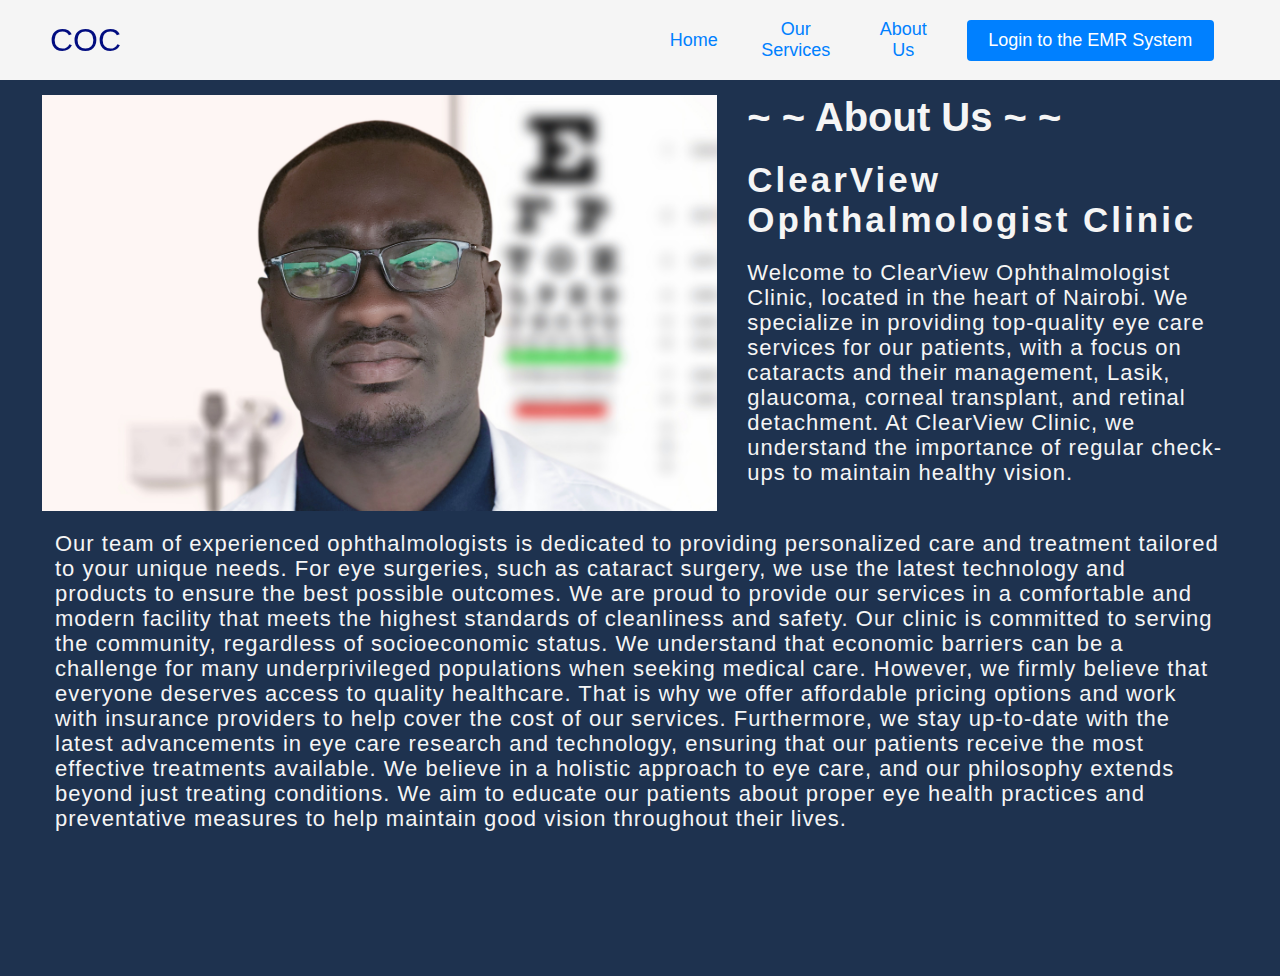
<file: aboutus.html>
<!DOCTYPE html>
<html lang="en">
<head>
  <meta charset="UTF-8">
  <meta http-equiv="X-UA-Compatible" content="IE=edge">
  <meta name="viewport" content="width=device-width, initial-scale=1.0">
  <link rel="stylesheet" href="style.css">
  <title>COC</title>
  <!--<link rel="stylesheet" href="style.css">-->
  <style>
    *{
      font-family: 'Silk Display Regular', sans-serif; 
      padding: 0;
      margin: 0;
      box-sizing: border-box;
  
    }
    .about{
      width: 100%;
      padding: 15px 27px;
      background-color: #1E324F;
    }
    .about img{
      height:100%;
      width: 55%;
    }
    .about-text{
      width: 40%;
      height: 100%;
    }
    .main{
      width: 100%;
      margin: 0 auto;
      display: flex;
      justify-content: space-around;

    }
    .about-text h1{
      color: whitesmoke;
      font-size: 40px;
      text-transform: capitalize;
      margin-bottom: 20px;
    }
    .about-text h5{
      width: 100%;
      color: whitesmoke;
      font-size: 35px;
      text-transform: capitalize;
      margin-bottom: 20px;
      letter-spacing: 3px;
    }
    .about-text p{
      color: whitesmoke;
      font-size: 22px;
      line-height: 25px;
      margin-bottom: 20px;
      letter-spacing: 1px;
    }
    .information{
      width: 100%;
      height: 100%;
      padding: 5px 55px 100px;
      background-color: #1E324F;
    }
    .info p{
      color: whitesmoke;
      font-size: 22px;
      line-height: 25px;
      margin-bottom: 45px;
      letter-spacing: 1px;
    }
  </style>
</head>
<body>
  <nav class="navbar">
    <div class="navbar__container">
      <a href="/" id="navbar__logo">COC</a>
      <div class="navbar__toggle" id="mobile-menu">
        <span class="bar"></span>
        <span class="bar"></span>
        <span class="bar"></span>
      </div>
      <ul class="navbar__menu">
        <li class="navbar__item">
          <a href="index.html" class="navbar__links">
            Home
          </a>
        </li>
        <li class="navbar__item">
          <a href="services.html" class="navbar__links">
            Our Services 
          </a>
        </li>
        <li class="navbar__item">
          <a href="aboutus.html" class="navbar__links">
            About Us 
          </a>
        </li>
        <li class="navbar__btn">
          <a href="secondindex.html" class="button">
            Login to the EMR System 
          </a>
        </li>
      </ul>
    </div>
  </nav>
<!--<h2>About Us</h2>
<img class="mySlides" src="dr-josiah-sarpong>-6En5Z5ZhNj8-unsplash.jpg"
style="width:100%;">
<p>Welcome to ClearView Ophthalmologist Clinic, located in the heart of Nairobi.We specialize in providing top-quality eye care services for our patients, with a focus on cataracts and their management, Lasik, glaucoma, corneal transplant, and retinal detachment.At ClearView Clinic, we understand the importance of regular check-ups to maintain healthy vision. Our team of experienced ophthalmologists is dedicated to providing personalized care and treatment tailored to your unique needs. 
For eye surgeries, such as cataract surgery, we use the latest technology and products to ensure the best possible outcomes. We are proud to provide our services in a comfortable and modern facility that meets the highest standards of cleanliness and safety.
Our clinic is committed to serving the community, regardless of socioeconomic status. We understand that economic barriers can be a challenge for many underprivileged populations when seeking medical care. However, we firmly believe that everyone deserves access to quality healthcare.
That is why we offer affordable pricing options and work with insurance providers to help cover the cost of our services. Furthermore, we stay up-to-date with the latest advancements in eye care research and technology, ensuring that our patients receive the most effective treatments available.
We believe in a holistic approach to eye care, and our philosophy extends beyond just treating conditions. We aim to educate our patients about proper eye health practices and preventative measures to help maintain good vision throughout their lives.</p>-->
<section class="about">
  <div class="main">
    <img src="dr-josiah-sarpong-6En5Z5ZhNj8-unsplash.jpg">
    <div class="about-text">
      <h1> ~ ~ About Us ~ ~</h1>
      <h5>ClearView Ophthalmologist Clinic</h5>
      <p>Welcome to ClearView Ophthalmologist Clinic, located in the heart of Nairobi. We specialize in providing top-quality eye care services for our patients, with a focus on cataracts and their management, Lasik, glaucoma, corneal transplant, and retinal detachment. At ClearView Clinic, we understand the importance of regular check-ups to maintain healthy vision. </p>
    </div>
</section>
<section class="information">
  <div class="info">
    <p>Our team of experienced ophthalmologists is dedicated to providing personalized care and treatment tailored to your unique needs. 
      For eye surgeries, such as cataract surgery, we use the latest technology and products to ensure the best possible outcomes. We are proud to provide our services in a comfortable and modern facility that meets the highest standards of cleanliness and safety.
      Our clinic is committed to serving the community, regardless of socioeconomic status. We understand that economic barriers can be a challenge for many underprivileged populations when seeking medical care. However, we firmly believe that everyone deserves access to quality healthcare.
      That is why we offer affordable pricing options and work with insurance providers to help cover the cost of our services. Furthermore, we stay up-to-date with the latest advancements in eye care research and technology, ensuring that our patients receive the most effective treatments available.
      We believe in a holistic approach to eye care, and our philosophy extends beyond just treating conditions. We aim to educate our patients about proper eye health practices and preventative measures to help maintain good vision throughout their lives.</p>
  </div>
</section>
</body>
</html>
</file>
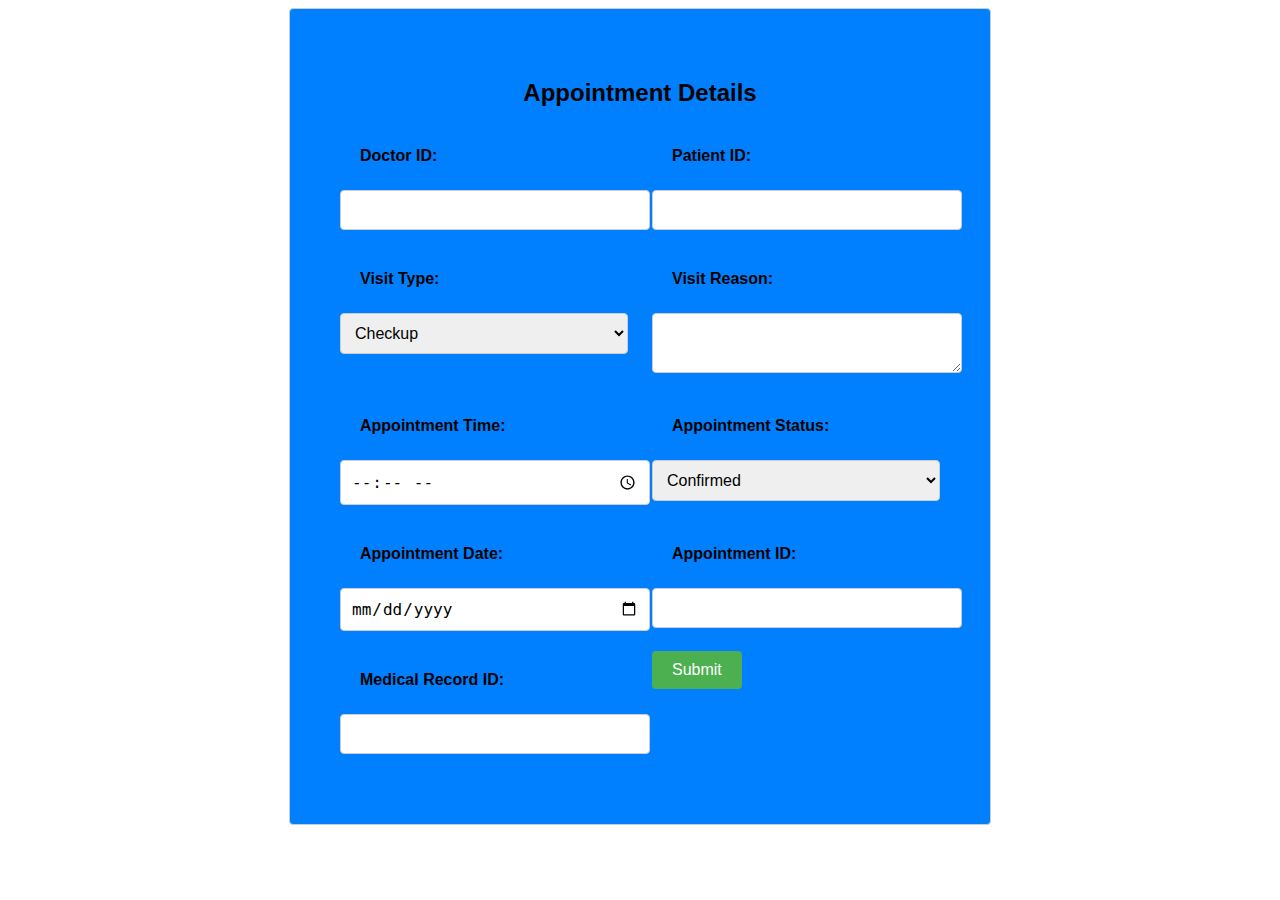
<file: appointmentmodule.html>
<!DOCTYPE html>
<html lang="en">
<head>
  <meta charset="UTF-8">
  <meta http-equiv="X-UA-Compatible" content="IE=edge">
  <meta name="viewport" content="width=device-width, initial-scale=1.0">
  <title>Appointment</title>
  <style>
    .appointment-module {
  max-width: 600px;
  margin: auto;
  padding: 50px;
  border: 1px solid #ccc;
  border-radius: 4px;
  background-color: #0080FF;
  font-family: Arial, sans-serif;
}

h2 {
  text-align: center;
  margin-bottom: 20px;
}

form {
  display: flex;
  flex-wrap: wrap;
  justify-content: space-between;
}

.form-group {
  width: 48%;
  margin-bottom: 20px;
}

label {
  display: block;
  margin-bottom: 5px;
  font-weight: bold;
  padding: 20px;
}

input[type="text"],
select,
textarea {
  width: 100%;
  padding: 10px;
  border-radius: 4px;
  border: 1px solid #ccc;
  font-size: 16px;
}

input[type="date"],
input[type="time"] {
  width: 100%;
  padding: 10px;
  border-radius: 4px;
  border: 1px solid #ccc;
  font-size: 16px;
}

button[type="submit"] {
  background-color: #4CAF50;
  color: white;
  padding: 10px 20px;
  border: none;
  border-radius: 4px;
  cursor: pointer;
  font-size: 16px;
}

button[type="submit"]:hover {
  background-color: #45a049;
}

@media (max-width: 768px) {
  .form-group {
    width: 100%;
  }
}

  </style>
</head>
<body>
  <div class="appointment-module">
  <h2>Appointment Details</h2>
  <form>
    <div class="form-group">
      <label for="doctor-id">Doctor ID:</label>
      <input type="text" id="doctor-id" name="doctor-id" required>
    </div>
    <div class="form-group">
      <label for="patient-id">Patient ID:</label>
      <input type="text" id="patient-id" name="patient-id" required>
    </div>
    <div class="form-group">
      <label for="visit-type">Visit Type:</label>
      <select id="visit-type" name="visit-type" required>
        <option value="checkup">Checkup</option>
        <option value="consultation">Consultation</option>
        <option value="treatment">Treatment</option>
      </select>
    </div>
    <div class="form-group">
      <label for="visit-reason">Visit Reason:</label>
      <textarea id="visit-reason" name="visit-reason" required></textarea>
    </div>
    <div class="form-group">
      <label for="appointment-time">Appointment Time:</label>
      <input type="time" id="appointment-time" name="appointment-time" required>
    </div>
    <div class="form-group">
      <label for="appointment-status">Appointment Status:</label>
      <select id="appointment-status" name="appointment-status" required>
        <option value="confirmed">Confirmed</option>
        <option value="pending">Pending</option>
        <option value="cancelled">Cancelled</option>
      </select>
    </div>
    <div class="form-group">
      <label for="appointment-date">Appointment Date:</label>
      <input type="date" id="appointment-date" name="appointment-date" required>
    </div>
    <div class="form-group">
      <label for="appointment-id">Appointment ID:</label>
      <input type="text" id="appointment-id" name="appointment-id" required>
    </div>
    <div class="form-group">
      <label for="medical-record">Medical Record ID:</label>
      <input type="text" id="medical-record" name="medical-record" required>
    </div>
    <div class="form-group">
      <button type="submit">Submit</button>
    </div>
  </form>
</div>

</body>
</file>
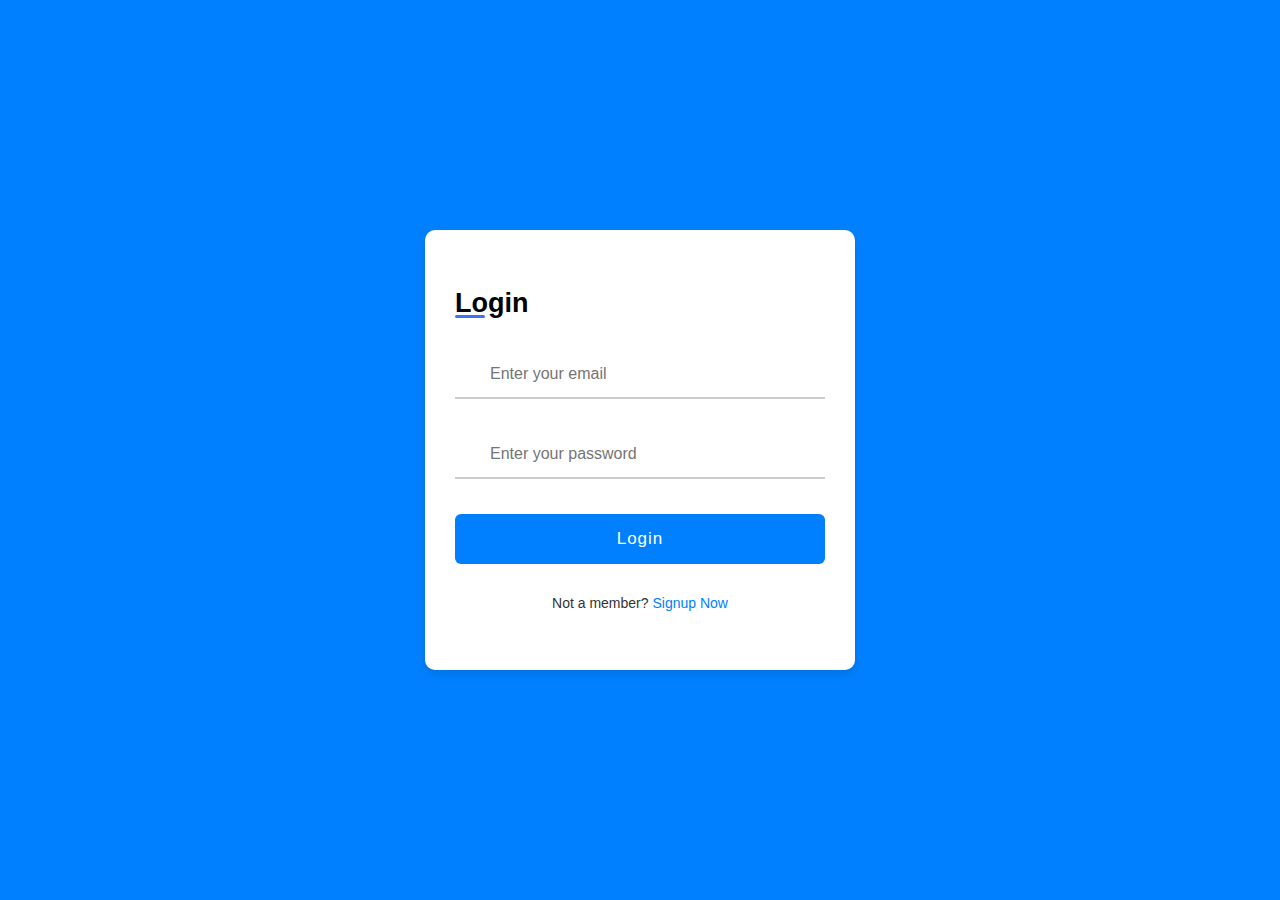
<file: doctorlogin.html>
<!DOCTYPE html>
<!-- === Coding by CodingLab | www.codinglabweb.com === -->
<html lang="en">
<head>
    <meta charset="UTF-8">
    <meta http-equiv="X-UA-Compatible" content="IE=edge">
    <meta name="viewport" content="width=device-width, initial-scale=1.0">
    
    <!-- ===== Iconscout CSS ===== -->
    <link rel="stylesheet" href="https://unicons.iconscout.com/release/v4.0.0/css/line.css">

         
    <!--<title>Login & Registration Form</title>-->
    <style>
      /* ===== Google Font Import - Poformsins ===== */
      @import url('https://fonts.googleapis.com/css2?family=Poppins:wght@300;400;500;600;700&display=swap');

      *{
          margin: 0;
          padding: 0;
          box-sizing: border-box;
          font-family: 'Silk Display regular', sans-serif;
      }

      body{
          height: 100vh;
          display: flex;
          align-items: center;
          justify-content: center;
          background-color: #0080FF;
      }

      .container{
          position: relative;
          max-width: 430px;
          width: 100%;
          background: #fff;
          border-radius: 10px;
          box-shadow: 0 5px 10px rgba(0, 0, 0, 0.1);
          overflow: hidden;
          margin: 0 20px;
      }

      .container .forms{
          display: flex;
          align-items: center;
          height: 440px;
          width: 200%;
          transition: height 0.2s ease;
      }


      .container .form{
          width: 50%;
          padding: 30px;
          background-color: #fff;
          transition: margin-left 0.18s ease;
      }

      .container.active .login{
          margin-left: -50%;
          opacity: 0;
          transition: margin-left 0.18s ease, opacity 0.15s ease;
      }

      .container .signup{
          opacity: 0;
          transition: opacity 0.09s ease;
      }
      .container.active .signup{
          opacity: 1;
          transition: opacity 0.2s ease;
      }

      .container.active .forms{
          height: 600px;
      }
      .container .form .title{
          position: relative;
          font-size: 27px;
          font-weight: 600;
      }

      .form .title::before{
          content: '';
          position: absolute;
          left: 0;
          bottom: 0;
          height: 3px;
          width: 30px;
          background-color: #4070f4;
          border-radius: 25px;
      }

      .form .input-field{
          position: relative;
          height: 50px;
          width: 100%;
          margin-top: 30px;
      }

      .input-field input{
          position: absolute;
          height: 100%;
          width: 100%;
          padding: 0 35px;
          border: none;
          outline: none;
          font-size: 16px;
          border-bottom: 2px solid #ccc;
          border-top: 2px solid transparent;
          transition: all 0.2s ease;
      }

      .input-field input:is(:focus, :valid){
          border-bottom-color: #4070f4;
      }

      .input-field i{
          position: absolute;
          top: 50%;
          transform: translateY(-50%);
          color: #999;
          font-size: 23px;
          transition: all 0.2s ease;
      }

      .input-field input:is(:focus, :valid) ~ i{
          color: #0080FF;
      }

      .input-field i.icon{
          left: 0;
      }
      .input-field i.showHidePw{
          right: 0;
          cursor: pointer;
          padding: 10px;
      }

      .form .checkbox-text{
          display: flex;
          align-items: center;
          justify-content: space-between;
          margin-top: 20px;
      }

      .checkbox-text .checkbox-content{
          display: flex;
          align-items: center;
      }

      .checkbox-content input{
          margin-right: 10px;
          accent-color: #0080FF;
      }

      .form .text{
          color: #333;
          font-size: 14px;
      }

      .form a.text{
          color: #0080FF;
          text-decoration: none;
      }
      .form a:hover{
          text-decoration: underline;
      }

      .form .button{
          margin-top: 35px;
      }

      .form .button input{
          border: none;
          color: #fff;
          font-size: 17px;
          font-weight: 500;
          letter-spacing: 1px;
          border-radius: 6px;
          background-color: #0080FF;
          cursor: pointer;
          transition: all 0.3s ease;
      }

      .button input:hover{
          background-color: #265df2;
      }

      .form .login-signup{
          margin-top: 30px;
          text-align: center;
      }

    </style>
</head>
<body>
    
    <div class="container">
        <div class="forms">
            <div class="form login">
                <span class="title">Login</span>

                <form action="login.php" method="POST">
                    <div class="input-field">
                        <input type="text" name="email" placeholder="Enter your email" required>
                        <i class="uil uil-envelope icon"></i>
                    </div>
                    <div class="input-field">
                        <input type="password" class="password" name="password" placeholder="Enter your password" required>
                        <i class="uil uil-lock icon"></i>
                        <i class="uil uil-eye-slash showHidePw"></i>
                    </div>

                    <!--<div class="checkbox-text">
                        <div class="checkbox-content">
                            <input type="checkbox" id="logCheck">
                            <label for="logCheck" class="text">Remember me</label>
                        </div>
                        
                        <a href="#" class="text">Forgot password?</a>
                    </div>-->

                    <div class="input-field button">
                        <input type="submit" name="login" value="Login">
                    </div>
                </form>

                <div class="login-signup">
                    <span class="text">Not a member?
                        <a href="#" class="text signup-link">Signup Now</a>
                    </span>
                </div>
            </div>

            <!-- Registration Form -->
            <div class="form signup">
                <span class="title">Sign Up</span>

                <form action="login.php" method="POST">
                    <div class="input-field">
                        <input type="text" name="doctorid" placeholder="Enter your doctor ID" required>
                        <i class="uil uil-user"></i>
                    </div>
                    <div class="input-field">
                        <input type="text" name="email" placeholder="Enter your email" required>
                        <i class="uil uil-envelope icon"></i>
                    </div>
                    <div class="input-field">
                        <input type="password" class="password" name="password" placeholder="Create a password" required>
                        <i class="uil uil-lock icon"></i>
                    </div>
                    <div class="input-field">
                        <input type="password" class="password" name="confirm_password" placeholder="Confirm a password" required>
                        <i class="uil uil-lock icon"></i>
                        <i class="uil uil-eye-slash showHidePw"></i>
                    </div>

                    <!--<div class="checkbox-text">
                        <div class="checkbox-content">
                            <input type="checkbox" id="termCon">
                            <label for="termCon" class="text">I accepted all terms and conditions</label>
                        </div>
                    </div>-->

                    <div class="input-field button">
                            <input type="submit" name="signup" value="Signup">
                    </div>
                </form>

                <div class="login-signup">
                    <span class="text">Already a member?
                        <a href="#" class="text login-link">Login Now</a>
                    </span>
                </div>
            </div>
        </div>
    </div>

    <script>
        const container = document.querySelector(".container"),
            pwShowHide = document.querySelectorAll(".showHidePw"),
            pwFields = document.querySelectorAll(".password"),
            signUp = document.querySelector(".signup-link"),
            login = document.querySelector(".login-link");

        //   js code to show/hide password and change icon
        pwShowHide.forEach(eyeIcon =>{
            eyeIcon.addEventListener("click", ()=>{
                pwFields.forEach(pwField =>{
                    if(pwField.type ==="password"){
                        pwField.type = "text";

                        pwShowHide.forEach(icon =>{
                            icon.classList.replace("uil-eye-slash", "uil-eye");
                        })
                    }else{
                        pwField.type = "password";

                        pwShowHide.forEach(icon =>{
                            icon.classList.replace("uil-eye", "uil-eye-slash");
                        })
                    }
                }) 
            })
        })

        // js code to appear signup and login form
        signUp.addEventListener("click", ( )=>{
            container.classList.add("active");
        });
        login.addEventListener("click", ( )=>{
            container.classList.remove("active");
        });
    </script>
    
</body>
</html>
</file>
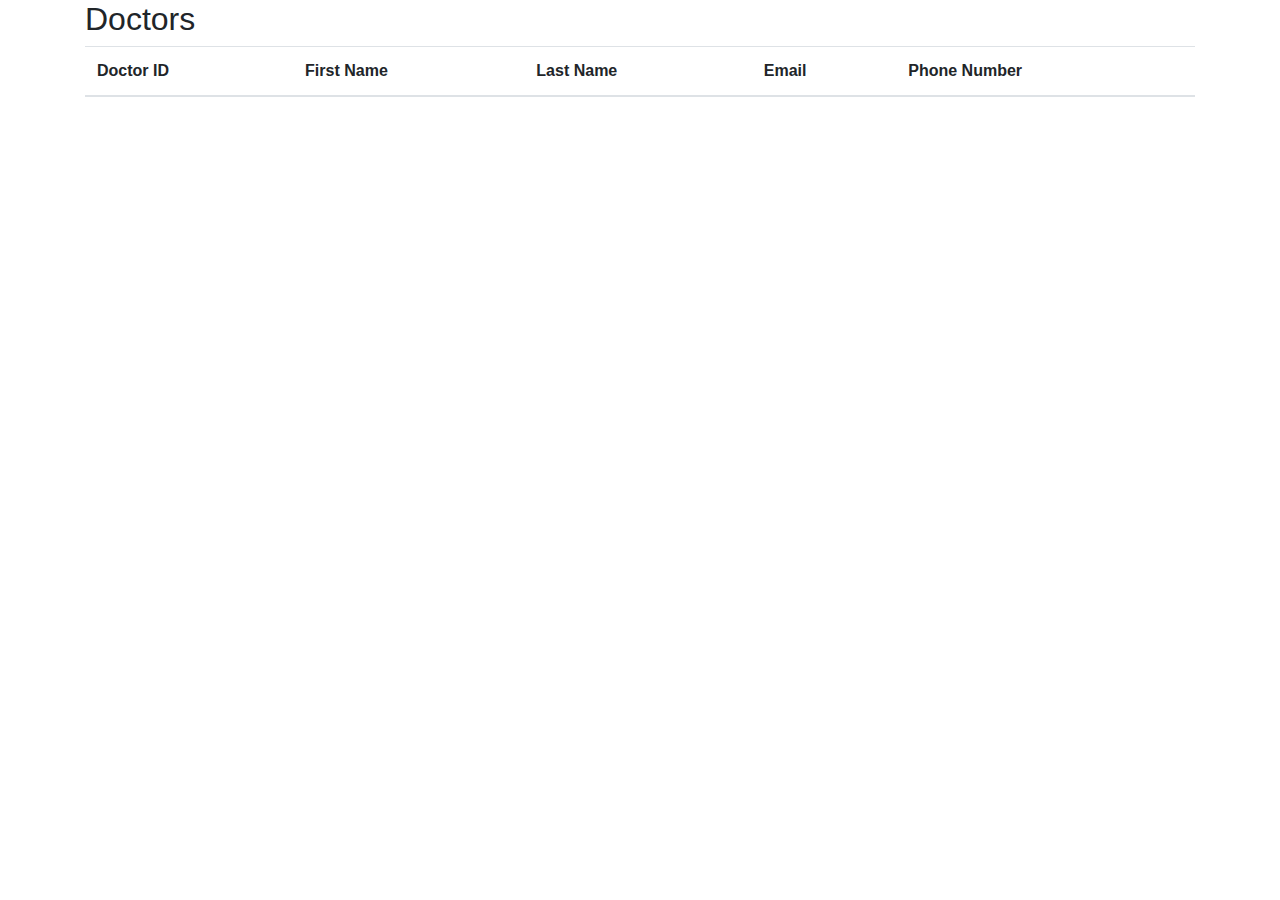
<file: doctortable.html>
<!DOCTYPE html>
<html>
<head>
    <title>Doctor Table</title>
    <link rel="stylesheet" href="https://maxcdn.bootstrapcdn.com/bootstrap/4.5.2/css/bootstrap.min.css">
    <style>
        /* Add custom CSS styles here */
    </style>
</head>
<body>
    <div class="container">
        <h2>Doctors</h2>
        <table class="table">
            <thead>
                <tr>
                    <th>Doctor ID</th>
                    <th>First Name</th>
                    <th>Last Name</th>
                    <th>Email</th>
                    <th>Phone Number</th>
                </tr>
            </thead>
            <tbody id="doctorTableBody">
                <!-- Data rows will be added dynamically using JavaScript -->
            </tbody>
        </table>
    </div>

    <script src="https://code.jquery.com/jquery-3.6.0.min.js"></script>
    <script>
        $(document).ready(function() {
            var doctors;

            // Fetch data from the server using PHP and MySQL
            $.ajax({
                url: 'fetchdoctors.php',
                type: 'GET',
                success: function(data) {
                    doctors = JSON.parse(data);

                    // Sort doctors based on DoctorID in ascending order
                    doctors.sort(function(a, b) {
                        return a.DoctorID - b.DoctorID;
                    });

                    // Generate HTML for each doctor row
                    var html = '';
                    doctors.forEach(function(doctor) {
                        html += '<tr>';
                        html += '<td>' + doctor.DoctorID + '</td>';
                        html += '<td>' + doctor.DocFirstName + '</td>';
                        html += '<td>' + doctor.DocLastName + '</td>';
                        html += '<td>' + doctor.DoctorEmail + '</td>';
                        html += '<td>' + doctor.DoctorPhoneNo + '</td>';
                        html += '</tr>';
                    });

                    // Append the HTML to the table body
                    $('#doctorTableBody').append(html);
                }
            });
        });
    </script>
</body>
</html>
</file>
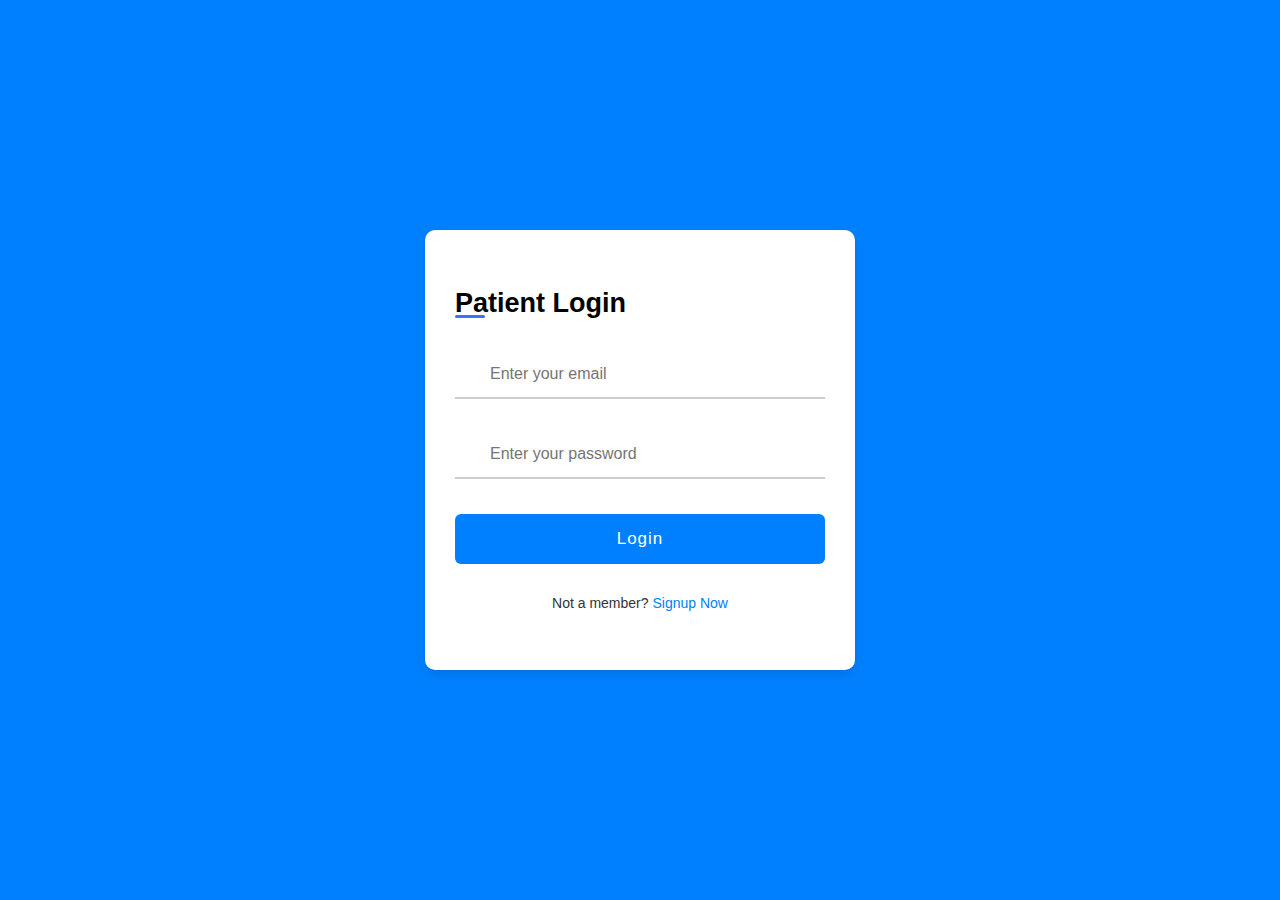
<file: patientlogin.html>
<!DOCTYPE html>
<!-- === Coding by CodingLab | www.codinglabweb.com === -->
<html lang="en">
<head>
    <meta charset="UTF-8">
    <meta http-equiv="X-UA-Compatible" content="IE=edge">
    <meta name="viewport" content="width=device-width, initial-scale=1.0">
    
    <!-- ===== Iconscout CSS ===== -->
    <link rel="stylesheet" href="https://unicons.iconscout.com/release/v4.0.0/css/line.css">

         
    <!--<title>Login & Registration Form</title>-->
    <style>
      /* ===== Google Font Import - Poformsins ===== */
      @import url('https://fonts.googleapis.com/css2?family=Poppins:wght@300;400;500;600;700&display=swap');

      *{
          margin: 0;
          padding: 0;
          box-sizing: border-box;
          font-family: 'Silk Display regular', sans-serif;
      }

      body{
          height: 100vh;
          display: flex;
          align-items: center;
          justify-content: center;
          background-color: #0080FF;
      }

      .container{
          position: relative;
          max-width: 430px;
          width: 100%;
          background: #fff;
          border-radius: 10px;
          box-shadow: 0 5px 10px rgba(0, 0, 0, 0.1);
          overflow: hidden;
          margin: 0 20px;
      }

      .container .forms{
          display: flex;
          align-items: center;
          height: 440px;
          width: 200%;
          transition: height 0.2s ease;
      }


      .container .form{
          width: 50%;
          padding: 30px;
          background-color: #fff;
          transition: margin-left 0.18s ease;
      }

      .container.active .login{
          margin-left: -50%;
          opacity: 0;
          transition: margin-left 0.18s ease, opacity 0.15s ease;
      }

      .container .signup{
          opacity: 0;
          transition: opacity 0.09s ease;
      }
      .container.active .signup{
          opacity: 1;
          transition: opacity 0.2s ease;
      }

      .container.active .forms{
          height: 600px;
      }
      .container .form .title{
          position: relative;
          font-size: 27px;
          font-weight: 600;
      }

      .form .title::before{
          content: '';
          position: absolute;
          left: 0;
          bottom: 0;
          height: 3px;
          width: 30px;
          background-color: #4070f4;
          border-radius: 25px;
      }

      .form .input-field{
          position: relative;
          height: 50px;
          width: 100%;
          margin-top: 30px;
      }

      .input-field input{
          position: absolute;
          height: 100%;
          width: 100%;
          padding: 0 35px;
          border: none;
          outline: none;
          font-size: 16px;
          border-bottom: 2px solid #ccc;
          border-top: 2px solid transparent;
          transition: all 0.2s ease;
      }

      .input-field input:is(:focus, :valid){
          border-bottom-color: #4070f4;
      }

      .input-field i{
          position: absolute;
          top: 50%;
          transform: translateY(-50%);
          color: #999;
          font-size: 23px;
          transition: all 0.2s ease;
      }

      .input-field input:is(:focus, :valid) ~ i{
          color: #0080FF;
      }

      .input-field i.icon{
          left: 0;
      }
      .input-field i.showHidePw{
          right: 0;
          cursor: pointer;
          padding: 10px;
      }

      .form .checkbox-text{
          display: flex;
          align-items: center;
          justify-content: space-between;
          margin-top: 20px;
      }

      .checkbox-text .checkbox-content{
          display: flex;
          align-items: center;
      }

      .checkbox-content input{
          margin-right: 10px;
          accent-color: #0080FF;
      }

      .form .text{
          color: #333;
          font-size: 14px;
      }

      .form a.text{
          color: #0080FF;
          text-decoration: none;
      }
      .form a:hover{
          text-decoration: underline;
      }

      .form .button{
          margin-top: 35px;
      }

      .form .button input{
          border: none;
          color: #fff;
          font-size: 17px;
          font-weight: 500;
          letter-spacing: 1px;
          border-radius: 6px;
          background-color: #0080FF;
          cursor: pointer;
          transition: all 0.3s ease;
      }

      .button input:hover{
          background-color: #265df2;
      }

      .form .login-signup{
          margin-top: 30px;
          text-align: center;
      }

    </style>
</head>
<body>
    
    <div class="container">
        <div class="forms">
            <div class="form login">
                <span class="title"> Patient Login</span>

                <form action="signup.php" method="POST">
                    <div class="input-field">
                        <input type="text" name="email" placeholder="Enter your email" required>
                        <i class="uil uil-envelope icon"></i>
                    </div>
                    <div class="input-field">
                        <input type="password" class="password" name="password" placeholder="Enter your password" required>
                        <i class="uil uil-lock icon"></i>
                        <i class="uil uil-eye-slash showHidePw"></i>
                    </div>

                    <!--<div class="checkbox-text">
                       <div class="checkbox-content">
                            <input type="checkbox" id="logCheck">
                            <label for="logCheck" class="text">Remember me</label>
                        </div>
                        
                        <a href="#" class="text">Forgot password?</a>
                    </div>-->

                    <div class="input-field button">
                        <input type="submit" name="login" value="Login">
                    </div>
                </form>

                <div class="login-signup">
                    <span class="text">Not a member?
                        <a href="#" class="text signup-link">Signup Now</a>
                    </span>
                </div>
            </div>

            <!-- Registration Form -->
            <div class="form signup">
                <span class="title">Patient Sign Up</span>

                <form action="signup.php" method="POST">
                    <div class="input-field">
                        <input type="text" name="name" placeholder="Enter your name" required>
                        <i class="uil uil-user"></i>
                    </div>
                    <div class="input-field">
                        <input type="text" name="email" placeholder="Enter your email" required>
                        <i class="uil uil-envelope icon"></i>
                    </div>
                    <div class="input-field">
                        <input type="password" class="password" name="password" placeholder="Create a password" required>
                        <i class="uil uil-lock icon"></i>
                    </div>
                    <div class="input-field">
                        <input type="password" class="password" name="confirm_password" placeholder="Confirm a password" required>
                        <i class="uil uil-lock icon"></i>
                        <i class="uil uil-eye-slash showHidePw"></i>
                    </div>

                    <!--<div class="checkbox-text">
                        <div class="checkbox-content">
                            <input type="checkbox" id="termCon">
                            <label for="termCon" class="text">I accepted all terms and conditions</label>
                        </div>
                    </div>-->

                    <div class="input-field button">
                            <input type="submit" name="signup" value="Signup">
                    </div>
                </form>

                <div class="login-signup">
                    <span class="text">Already a member?
                        <a href="#" class="text login-link">Login Now</a>
                    </span>
                </div>
            </div>
        </div>
    </div>

    <script>
        const container = document.querySelector(".container"),
            pwShowHide = document.querySelectorAll(".showHidePw"),
            pwFields = document.querySelectorAll(".password"),
            signUp = document.querySelector(".signup-link"),
            login = document.querySelector(".login-link");

        //   js code to show/hide password and change icon
        pwShowHide.forEach(eyeIcon =>{
            eyeIcon.addEventListener("click", ()=>{
                pwFields.forEach(pwField =>{
                    if(pwField.type ==="password"){
                        pwField.type = "text";

                        pwShowHide.forEach(icon =>{
                            icon.classList.replace("uil-eye-slash", "uil-eye");
                        })
                    }else{
                        pwField.type = "password";

                        pwShowHide.forEach(icon =>{
                            icon.classList.replace("uil-eye", "uil-eye-slash");
                        })
                    }
                }) 
            })
        })

        // js code to appear signup and login form
        signUp.addEventListener("click", ( )=>{
            container.classList.add("active");
        });
        login.addEventListener("click", ( )=>{
            container.classList.remove("active");
        });
    </script>
    
</body>
</html>
</file>
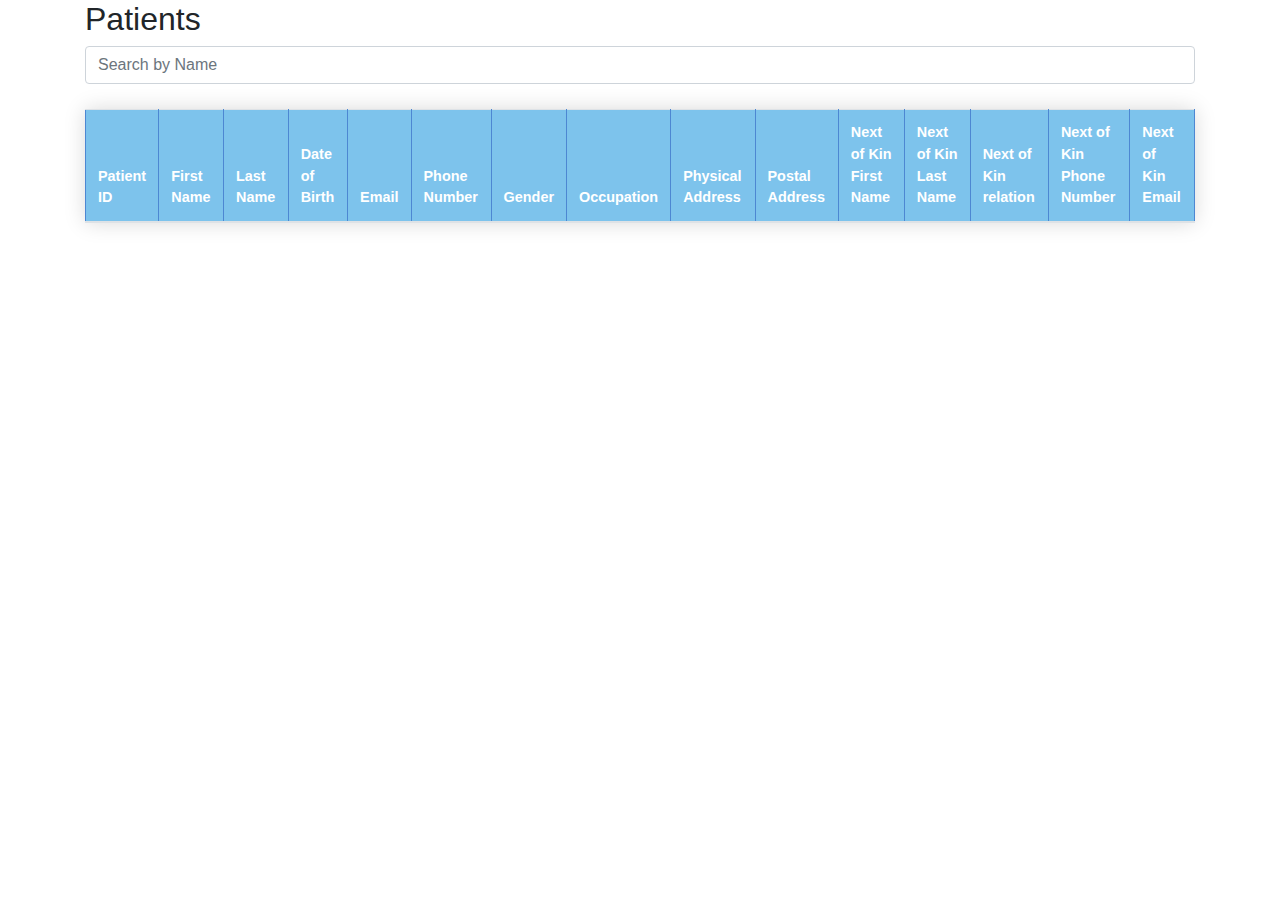
<file: patienttable.html>
<!DOCTYPE html>
<html>
<head>
    <title>Patient Table</title>
    <link rel="stylesheet" href="https://maxcdn.bootstrapcdn.com/bootstrap/4.5.2/css/bootstrap.min.css">
    <style>
      /* Add custom CSS styles here */
      *{
          padding: 0;
          margin: 0;
          box-sizing: border-box;
      }

      table, th, td {
        border:1px solid rgb(77, 135, 210);
        padding-top: 12px;
        border-collapse: collapse;
      }

      th {
        padding-top: 12px;
        padding-bottom: 12px;
        text-align: left;
        background-color: #7dc3ec;
        color: white;
      }

      tr {
        color: #000;
        text-align: left;
      }

      tr.active-row {
        font-weight: bold;
        color: #054d3e;
      }

      table {
        border-collapse: collapse;
        margin: 25px 0;
        font-size: 0.9em;
        font-family: sans-serif;
        min-width: 500px;
        box-shadow: 0 0 20px rgba(0, 0, 0, 0.15);
      }

      tr:nth-child(even) {
        background-color: #edea928c;
      }

      tr:hover {
        background-color: #ddd;
      }
  </style> 
</head>
<body>
    <div class="container">
        <h2>Patients</h2>
        <div class="form-group">
            <input type="text" class="form-control" id="searchInput" placeholder="Search by Name">
        </div>
        <table class="table">
            <thead>
                <tr>
                    <th>Patient ID</th>
                    <th>First Name</th>
                    <th>Last Name</th>
                    <th>Date of Birth</th>
                    <th>Email</th>
                    <th>Phone Number</th>
                    <th>Gender</th>
                    <th>Occupation</th>
                    <th>Physical Address</th>
                    <th>Postal Address</th>
                    <th>Next of Kin First Name</th>
                    <th>Next of Kin Last Name</th>
                    <th>Next of Kin relation</th>
                    <th>Next of Kin Phone Number</th>
                    <th>Next of Kin Email</th>                  
                </tr>
            </thead>
            <tbody id="patientTableBody">
                <!-- Data rows will be added dynamically using JavaScript -->
            </tbody>
        </table>
    </div>

    <script src="https://code.jquery.com/jquery-3.6.0.min.js"></script>
    <script>
        $(document).ready(function() {
            var patients;
            
            // Fetch data from the server using PHP and MySQL
            $.ajax({
                url: 'fetchpatient.php',
                type: 'GET',
                success: function(data) {
                    patients = JSON.parse(data);

                    // Sort patients based on PatientFirstName in ascending order
                    patients.sort(function(a, b) {
                        //return b.PatientID.localeCompare(a.PatientID);
                        return a.PatientID - b.PatientID;
                    });

                    // Generate HTML for each patient row
                    var html = '';
                    patients.forEach(function(patient) {
                        html += '<tr>';
                        html += '<td>' + patient.PatientID + '</td>';
                        html += '<td>' + patient.PatientFirstName + '</td>';
                        html += '<td>' + patient.PatientLastName + '</td>';
                        html += '<td>' + patient.PatientDOB + '</td>';
                        html += '<td>' + patient.PatientEmail + '</td>';
                        html += '<td>' + patient.PatientPhoneNo + '</td>';
                        html += '<td>' + patient.Gender + '</td>';
                        html += '<td>' + patient.Occupation + '</td>';
                        html += '<td>' + patient.PhysicalAddress + '</td>';
                        html += '<td>' + patient.PostalAddress + '</td>';
                        html += '<td>' + patient.NKFirstName + '</td>';
                        html += '<td>' + patient.NKLastName + '</td>';
                        html += '<td>' + patient.NKrelation + '</td>';
                        html += '<td>' + patient.NKPhoneNo + '</td>';
                        html += '<td>' + patient.NKEmail + '</td>';
                        html += '</tr>';
                    });

                    // Append the HTML to the table body
                    $('#patientTableBody').append(html);
                }
            });

            // Function to filter the table based on search input
            $('#searchInput').keyup(function() {
                var searchText = $(this).val().toLowerCase();

                $('tbody tr').each(function() {
                    var rowText = $(this).text().toLowerCase();
                    $(this).toggle(rowText.indexOf(searchText) > -1);
                });
            });
        });
    </script>
</body>
</html>
</file>
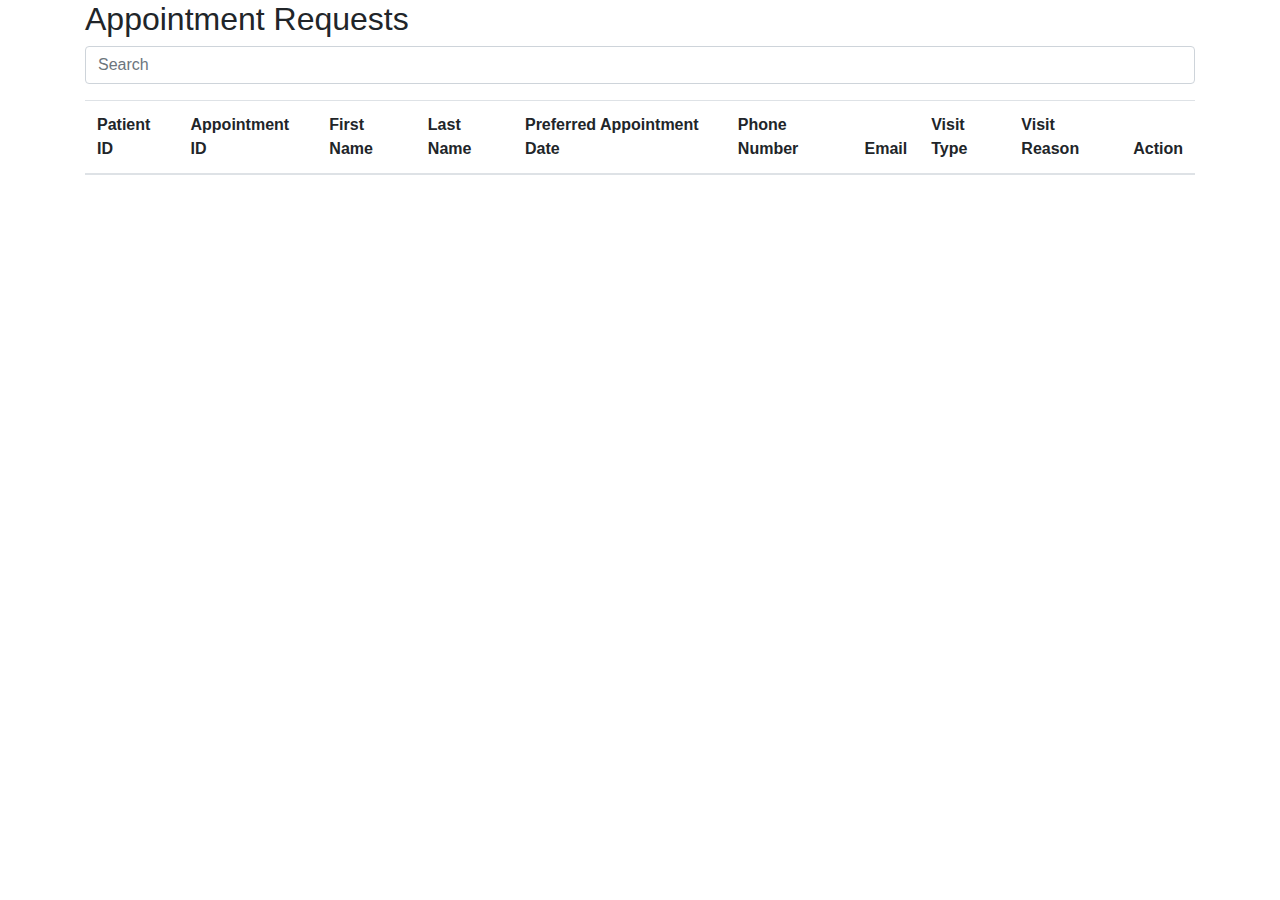
<file: requestappttable.html>
<!DOCTYPE html>
<html>
<head>
    <title>Appointment Requests</title>
    <link rel="stylesheet" href="https://maxcdn.bootstrapcdn.com/bootstrap/4.5.2/css/bootstrap.min.css">
    <style>
        /* Add custom CSS styles here */
    </style>
</head>
<body>
    <div class="container">
        <h2>Appointment Requests</h2>
        <div class="form-group">
            <input type="text" class="form-control" id="searchInput" placeholder="Search">
        </div>
        <table class="table">
            <thead>
                <tr>
                    <th>Patient ID</th>
                    <th>Appointment ID</th>
                    <th>First Name</th>
                    <th>Last Name</th>
                    <th>Preferred Appointment Date</th>
                    <th>Phone Number</th>
                    <th>Email</th>
                    <th>Visit Type</th>
                    <th>Visit Reason</th>
                    <th>Action</th>
                </tr>
            </thead>
            <tbody id="appointmentTableBody">
                <!-- Data rows will be added dynamically using JavaScript -->
            </tbody>
        </table>
    </div>

    <script src="https://code.jquery.com/jquery-3.6.0.min.js"></script>
    <script>
        $(document).ready(function() {
          var appointments;
            // Fetch data from the server using PHP and MySQL
            $.ajax({
                url: 'fetch_data.php',
                type: 'GET',
                success: function(data) {
                    appointments = JSON.parse(data);

                    // Sort appointments in descending order of PreferredApptDate
                    appointments.sort(function(a, b) {
                        return new Date(a.PreferredApptDate) - new Date(b.PreferredApptDate);
                    });

                    // Generate HTML for each appointment row
                    var html = '';
                    appointments.forEach(function(appointment) {
                        html += '<tr>';
                        html += '<td>' + appointment.PatientID + '</td>';
                        html += '<td>' + appointment.ApptID + '</td>';
                        html += '<td>' + appointment.PatientFirstName + '</td>';
                        html += '<td>' + appointment.PatientLastName + '</td>';
                        html += '<td>' + appointment.PreferredApptDate + '</td>';
                        html += '<td>' + appointment.PatientPhoneNo + '</td>';
                        html += '<td>' + appointment.PatientEmail + '</td>';
                        html += '<td>' + appointment.Visit_type + '</td>';
                        html += '<td>' + appointment.Visit_reason + '</td>';
                        html += '<td><form method="post" action="confirm_appointment.php"><input type="hidden" name="patient_id" value="' + appointment.PatientID + '"><button type="submit" class="btn btn-primary">Submit</button></form></td>';
                        html += '</tr>';
                    });

                    // Append the HTML to the table body
                    $('#appointmentTableBody').append(html);

                    // Attach click event listener to the Confirm button
                    /*$('.confirmBtn').click(function() {
                        var patientID = $(this).data('id');
                        confirmAppointment(patientID);
                    });*/
                    /*$('.confirmBtn').click(function() {
                    var patientID = $(this).data('id');
                    confirmAppointment(patientID, appointments); // Pass appointments as a parameter
                    });*/
                }
            });

            // Function to confirm the appointment
            /*function confirmAppointment(patientID, appointments) {
                // Fetch the appointment data for the specific patient using patientFirstName
                var appointmentData = getAppointmendData(patientID);

                // Remove the PreferredApptDate from the appointmentData
                delete appointmentData.PreferredApptDate;

                // Send the data to the confirm_appointment.php file using AJAX
                $.ajax({
                    url: 'confirm_appointment.php',
                    type: 'POST',
                    data: appointmentData,
                    success: function(response) {
                        console.log(response); // Handle the response as needed
                    }
                });
            }*/

            // Function to fetch the appointment data for a specific patient using patientID
            function getAppointmendData(patientID) {
                // Iterate through the appointments array and find the matching patient
                var appointmentData;
                appointments.forEach(function(appointment) {
                    if (appointment.PatientID === patientID) {
                        appointmentData = appointment;
                    }
                });

                return appointmentData;
            }
            function getAppointmendData(patientID, appointments) {
            var appointmentData;
            appointments.forEach(function(appointment) {
                if (appointment.PatientID === patientID) {
                    appointmentData = appointment;
                }
            });

            return appointmentData; // Return the data
            }

            // Function to filter the table based on search input
            $('#searchInput').keyup(function() {
                var searchText = $(this).val().toLowerCase();

                $('tbody tr').each(function() {
                    var rowText = $(this).text().toLowerCase();
                    $(this).toggle(rowText.indexOf(searchText) > -1);
                });
            });
        });
    </script>
</body>
</html>
</file>
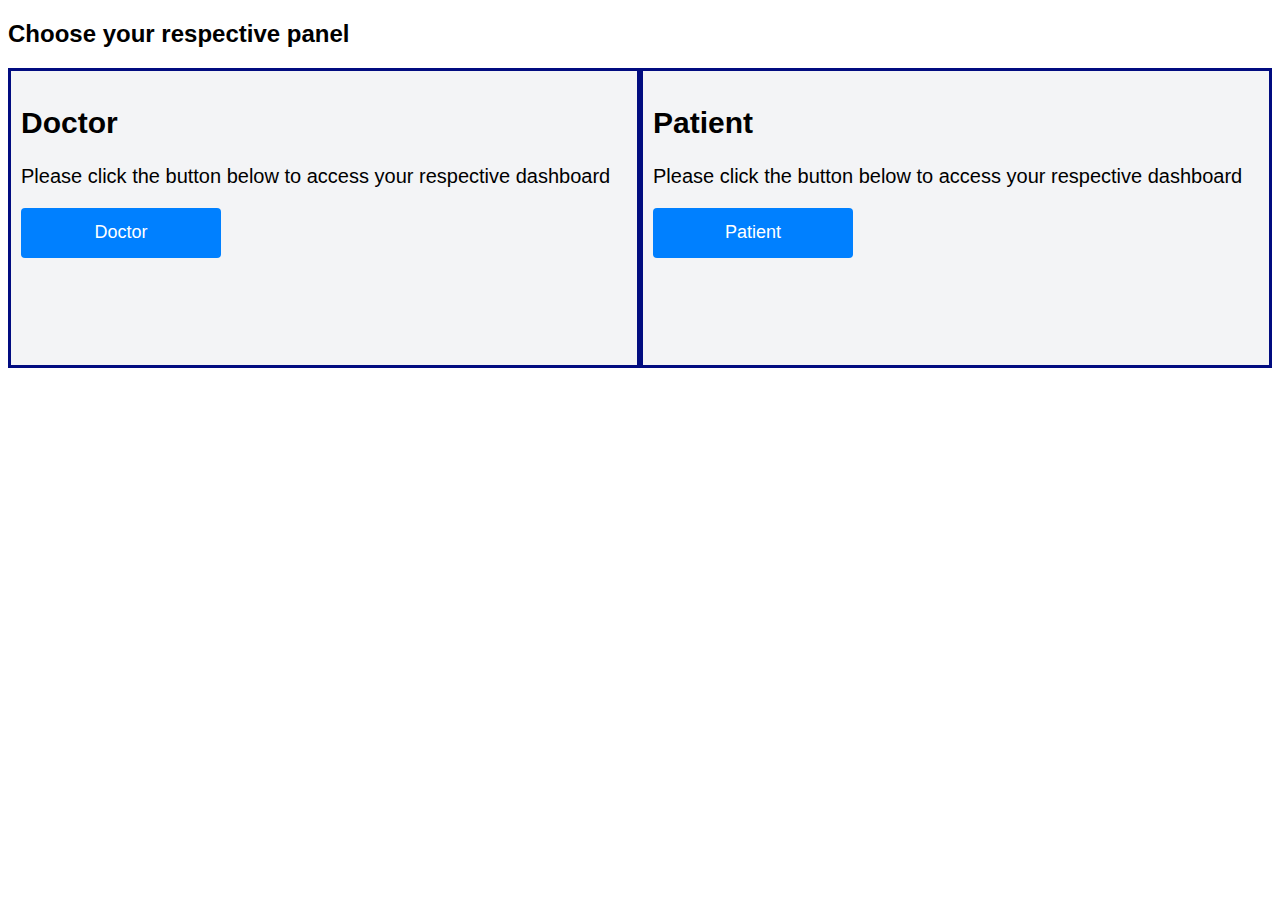
<file: secondindex.html>
<!DOCTYPE html>
<html>
<head>
<meta name="viewport" content="width=device-width, initial-scale=1">
<style>
* {
  box-sizing: border-box;
  font-family: 'Public Sans', serif;
  font-family: 'Silk Display Regular', sans-serif; 
  
}

/* Create two equal columns that floats next to each other */
.column {
  font-size: 20px;
  border-style: solid;
  border-color: #010C80;
  float: left;
  width: 50%;
  padding: 10px;
  height: 300px; /* Should be removed. Only for demonstration */
}

/* Clear floats after the columns */
.row:after {
  content: "";
  display: table;
  clear: both;
}

.button {
  /*background-color: #010C80;
  border: none;
  color: black;
  padding: 10px 20px;
  text-align: center;
  text-decoration: none;
  display: inline-block;
  margin: 5px 4px;
  cursor: pointer;
  border-radius: 16px;*/
  display: flex;
  font-size: 18px;
  justify-content: center;
  align-items: center;
  text-decoration: none;
  padding: 10px 5px;
  height: 50px;
  width: 200px;
  border: none;
  outline: none;
  border-radius: 4px;
  cursor: pointer;
  background-color: #0080FF;
  color: white;
}

.button:hover {
  background-color: hsl(233, 8%, 62%);
}

/* Responsive layout - makes the two columns stack on top of each other instead of next to each other */
@media screen and (max-width: 600px) {
  .column {
    width: 100%;
  }
}
</style>
</head>
<body>

<h2> Choose your respective panel</h2>
<!--<p>Resize the browser window to see the responsive effect (the columns will stack on top of each other instead of floating next to each other, when the screen is less than 600px wide).</p>-->

<div class="row">
  <div class="column" style="background-color:hsl(220, 16%, 96%);" font-style="EB Garamond, italic">
    <h2>Doctor</h2>
    <p>Please click the button below to access your respective dashboard</p>
    <a href="doctorlogin.html" button class="button">Doctor</button></a>
  </div>
  <div class="column" style="background-color: hsl(220, 16%, 96%);" font-style="EB Garamond, italic" >
    <h2>Patient</h2>
    <p>Please click the button below to access your respective dashboard</p>
    <a href="patientlogin.html" button class="button"> Patient</button></a>
  </div>
</div>
</body>
</html>
</file>
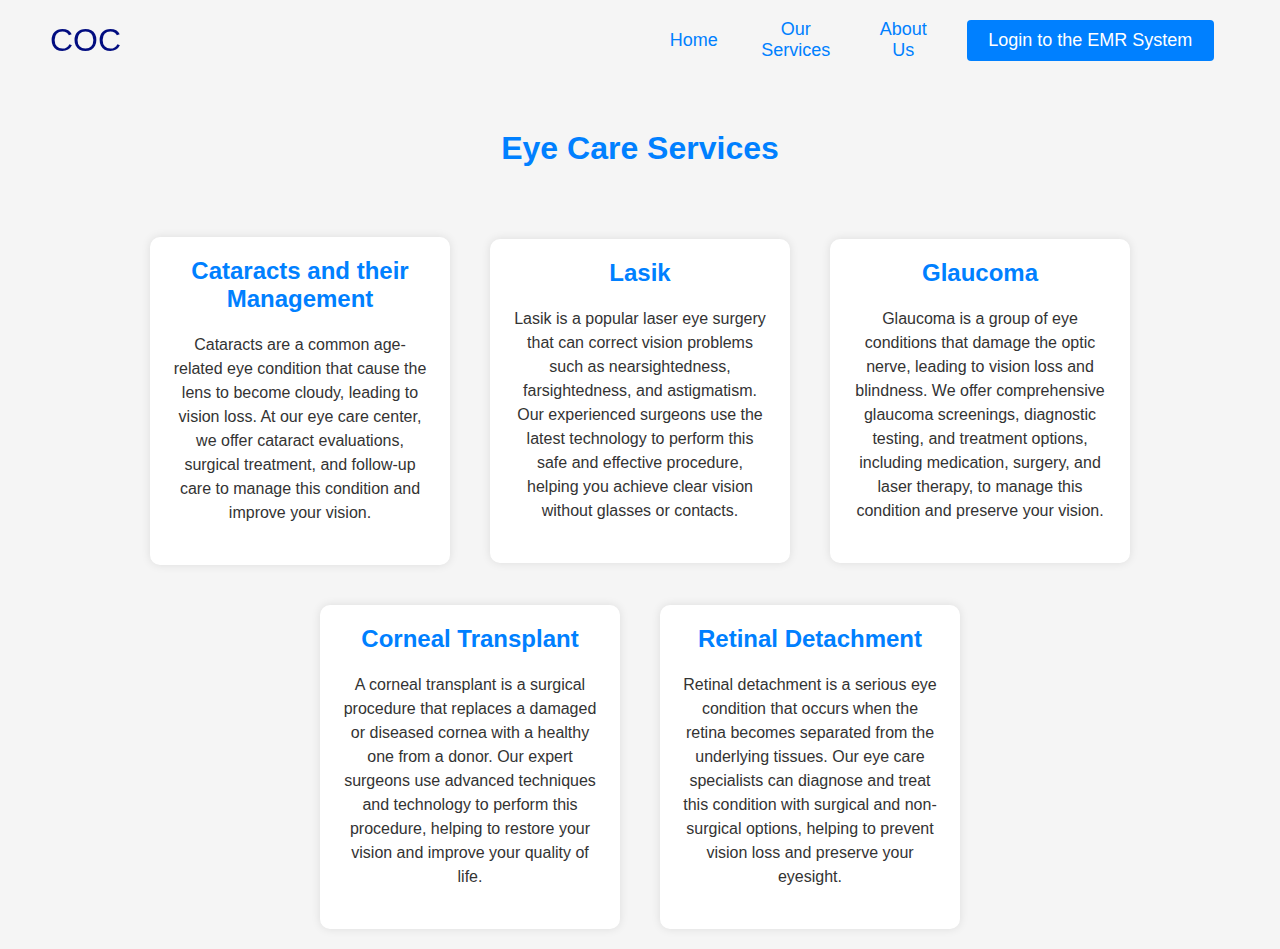
<file: services.html>
<!DOCTYPE html>
<html>
<head>
  <link rel="stylesheet" href="style.css">
	<title>Our Services</title>
	<style>
		body {
      font-family: 'Silk Display Regular', sans-serif;
			background-color: #f5f5f5;
			margin: 0;
			padding: 0;
		}

		h1 {
			text-align: center;
			margin-top: 50px;
			color: #0080FF;
		}

		.container {
			display: flex;
			flex-wrap: wrap;
			justify-content: center;
			align-items: center;
			margin-top: 50px;
		}

		.service {
			background-color: #ffffff;
			box-shadow: 0 0 10px rgba(0, 0, 0, 0.1);
			margin: 20px;
			padding: 20px;
			text-align: center;
			width: 300px;
			border-radius: 10px;
		}

		.service h2 {
			font-size: 24px;
			color: #0080FF;
		}

		.service p {
			font-size: 16px;
			color: #333333;
			line-height: 1.5;
			margin: 20px 0;
		}
	</style>
</head>
<body>
	<nav class="navbar">
    <div class="navbar__container">
      <a href="/" id="navbar__logo">COC</a>
      <div class="navbar__toggle" id="mobile-menu">
        <span class="bar"></span>
        <span class="bar"></span>
        <span class="bar"></span>
        <span class="bar"></span>
        <span class="bar"></span>
      </div>
      <ul class="navbar__menu">
        <li class="navbar__item">
          <a href="index.html" class="navbar__links">
            Home
          </a>
        </li>
        <li class="navbar__item">
          <a href="services.html" class="navbar__links">
            Our Services 
          </a>
        </li>
        <li class="navbar__item">
          <a href="aboutus.html" class="navbar__links">
            About Us 
          </a>
        </li>
        <li class="navbar__btn">
          <a href="secondindex.html" class="button">
            Login to the EMR System  
          </a>
        </li>
      </ul>
    </div>
  </nav>
	<h1>Eye Care Services</h1>
	<div class="container">
		<div class="service">
			<h2>Cataracts and their Management</h2>
			<p>Cataracts are a common age-related eye condition that cause the lens to become cloudy, leading to vision loss. At our eye care center, we offer cataract evaluations, surgical treatment, and follow-up care to manage this condition and improve your vision.</p>
		</div>
		<div class="service">
			<h2>Lasik</h2>
			<p>Lasik is a popular laser eye surgery that can correct vision problems such as nearsightedness, farsightedness, and astigmatism. Our experienced surgeons use the latest technology to perform this safe and effective procedure, helping you achieve clear vision without glasses or contacts.</p>
		</div>
		<div class="service">
			<h2>Glaucoma</h2>
			<p>Glaucoma is a group of eye conditions that damage the optic nerve, leading to vision loss and blindness. We offer comprehensive glaucoma screenings, diagnostic testing, and treatment options, including medication, surgery, and laser therapy, to manage this condition and preserve your vision.</p>
		</div>
		<div class="service">
			<h2>Corneal Transplant</h2>
			<p>A corneal transplant is a surgical procedure that replaces a damaged or diseased cornea with a healthy one from a donor. Our expert surgeons use advanced techniques and technology to perform this procedure, helping to restore your vision and improve your quality of life.</p>
		</div>
		<div class="service">
			<h2>Retinal Detachment</h2>
			<p>Retinal detachment is a serious eye condition that occurs when the retina becomes separated from the underlying tissues. Our eye care specialists can diagnose and treat this condition with surgical and non-surgical options, helping to prevent vision loss and preserve your eyesight.</p>
		</div>
	</div>
</body>
</html>
</file>
<file: style.css>
* {
  box-sizing: border-box;
  margin: 0;
  /*font-family: 'Cormorant Garamond', serif;
  font-family: 'Playfair Display', serif;*/
}

.navbar {
  font-family: 'Silk Display Regular', sans-serif;
  background-color: #f5f5f5;
  height: 80px;
  display: flex;
  justify-content: center;
  align-items: center;
  font-size: 18px;
  position: sticky;
  top: 0;
  z-index: 999;
  overflow: hidden;
}

.navbar__container {
  display: flex;
  justify-content: space-between;
  height: 80px;
  z-index: 1;
  width: 100%;
  max-width: 1300px;
  margin: 0 auto;
  padding: 0 50px;
}

#navbar__logo {
  background-color: #0080FF;
  background-image: linear-gradient(to top, #010C80 100% 0%, #0023FF 100%);
  background-size: 100%;
  -webkit-background-clip: text;
  -moz-background-clip: text;
  background-clip: text;
  -webkit-text-fill-color: transparent;
  -moz-text-fill-color: transparent;
  -webkit-text-fill-color: transparent;
  display: flex;
  align-items: center;
  cursor: pointer;
  text-decoration: none;
  font-size: 2rem;
}


.fa-gem {
  margin-right: 0.5rem;
}

.navbar__menu {
  display: flex;
  align-items: center;
  list-style: none;
  text-align: center;
}

.navbar__item {
  height: 80px;
}

.navbar__links {
  color: #0080FF;
  display: flex;
  align-items: center;
  justify-content: center;
  text-decoration: none;
  padding: 0 1.1rem;
  height: 100%;
}

.navbar__btn {
  display: flex;
  justify-content: center;
  align-items: center;
  padding: 0 1rem;
  width: 55%;
}

.button {
  display: flex;
  justify-content: center;
  align-items: center;
  text-decoration: none;
  padding: 10px 5px;
  height: 100%;
  width: 100%;
  border: none;
  outline: none;
  border-radius: 4px;
  background-color: #0080FF;
  color: white;
}

.button:hover {
  background-color: #010C80;
}

.navbar__links:hover {
  color: #010C80;
}

@media screen and (max-width: 960px) {
  .navbar__container {
    padding: 0;
  }

  .navbar__links:hover {
    background-color: #6470fa;
    color: #f2f4ff;
  }

  .navbar__menu {
    color: #010C80;
    display: grid;
    background: black;
    grid-template-columns: auto;
    margin: 0;
    width: 100%;
    position: absolute;
    top: -1080px;
    opacity: 0;
    transition: all 0.5s ease;
    height: 50vh;
    z-index: -1;
  }

  .navbar__menu.active {
    background: #6470fa;
    top: 100%;
    opacity: 1;
    transition: all 0.5s ease;
    height: 58vh;
    font-size: 1.6rem;
    z-index: 99;
  }

  #navbar__logo {
    padding-left: 25px;
  }

  .navbar__toggle.bar {
    width: 25px;
    height: 3px;
    margin: 5px auto;
    transition: all 0.3s ease-in-out;
    background: black;
  }

  .navbar__item {
    width: 100%;
  }

  .navbar a.icon {
    background: black;
    display: block;
    position: absolute;
    right: 0;
    top: 0;
  }

  .navbar__links {
    text-align: center;
    padding: 2rem;
    width: 100%;
    display: none;
  }

  #mobile-menu {
    position: absolute;
    top: 20%;
    right: 5%;
    transform: translate(5%, 20%);
  }

  .navbar__btn {
    padding-bottom: 2rem;
  }

  .button {
    display: flex;
    justify-content: center;
    align-items: center;
    width: 80%;
    height: 80px;
    margin: 0;
  }

  .navbar__toggle .bar {
    display: block;
    cursor: pointer;
  }

  #mobile-menu.is-active .bar:nth-child(2) {
    opacity: 0;
  }

  #mobile-menu.is-active .bar:nth-child(1) {
    transform: translateY(8px) rotate(45deg);
  }

  #mobile-menu.is-active .bar:nth-child(3) {
    transform: translateY(-8px) rotate(-45deg);
  }

  #mobile-menu.is-active .bar:nth-child(4) {
    transform: translateY(-8px) rotate(-45deg);
  }

  #mobile-menu.is-active .bar:nth-child(5) {
    transform: translateY(-8px) rotate(-45deg);
  }
}
</file>
